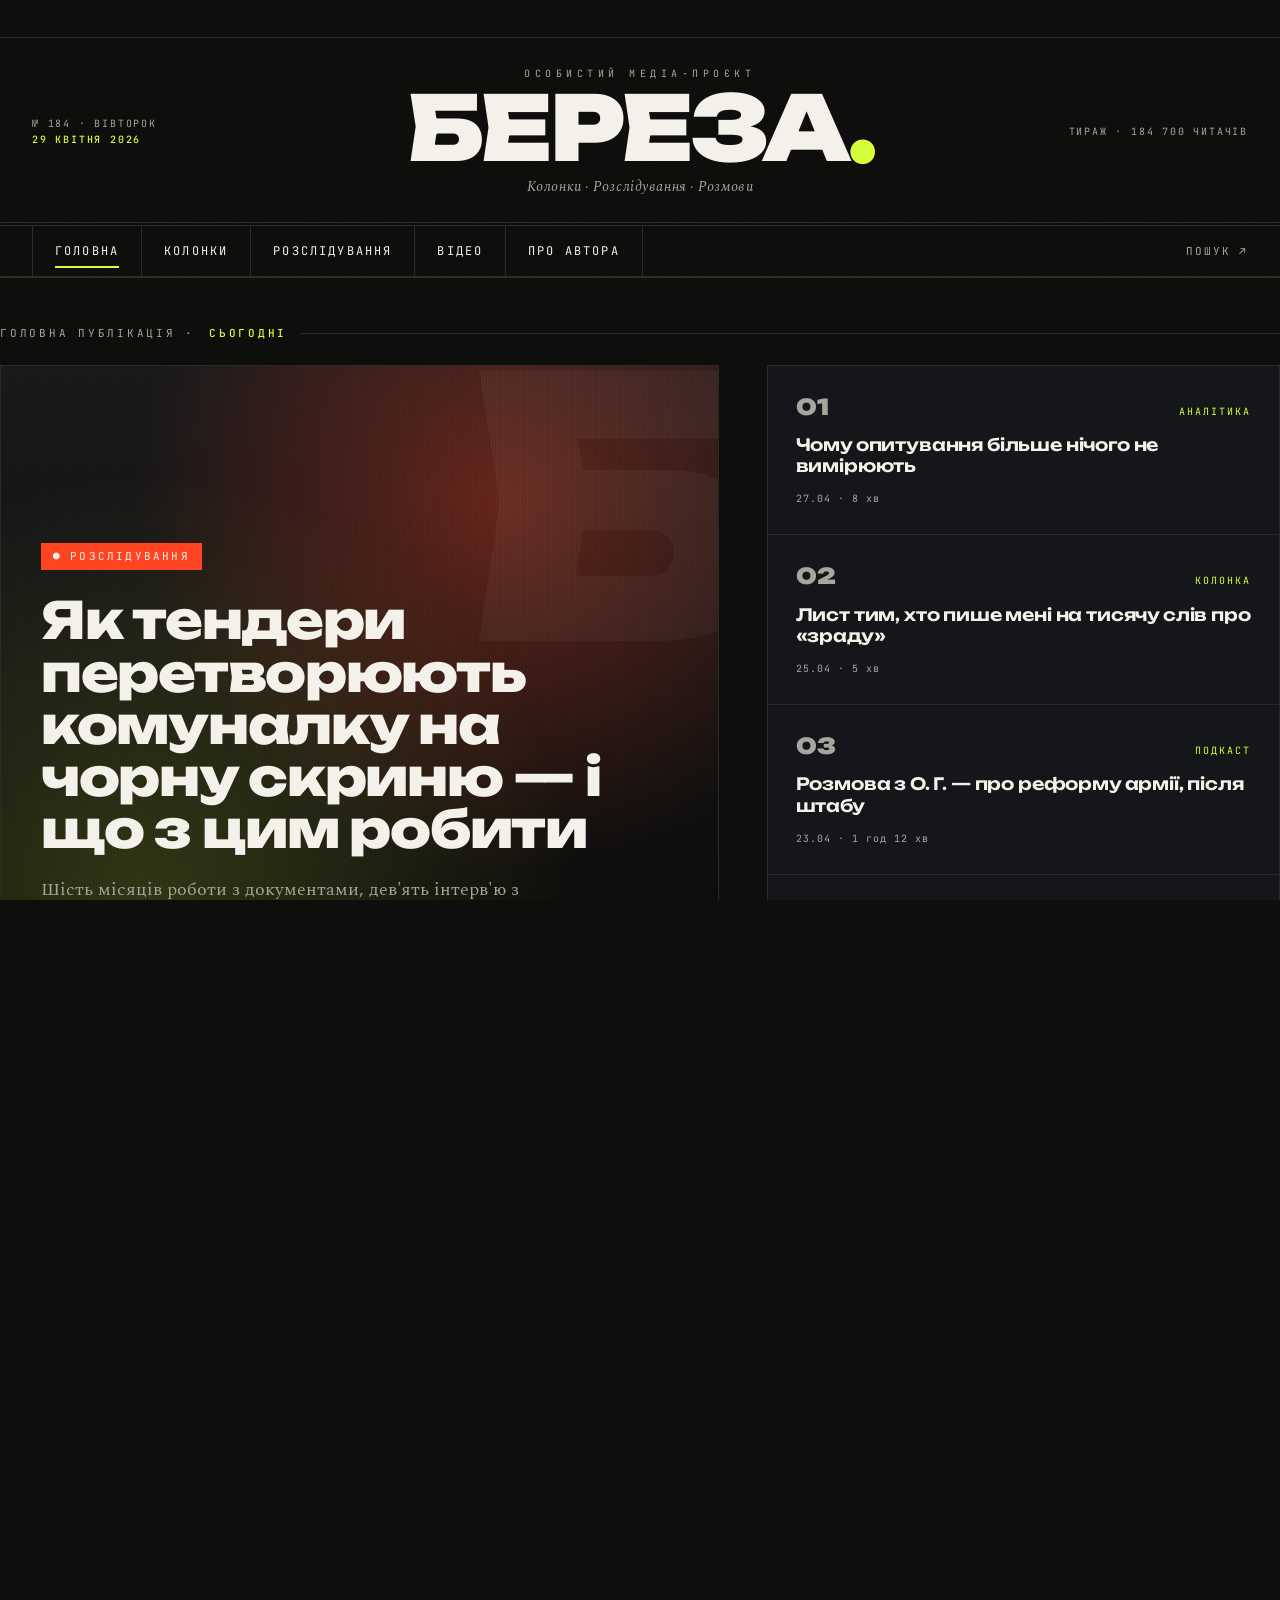
<file: bereza/index.html>
<!DOCTYPE html>
<html lang="uk">
<head>
  <meta charset="UTF-8">
  <meta name="viewport" content="width=device-width, initial-scale=1.0">
  <title>БЕРЕЗА — особистий медіа-проєкт</title>
  <meta name="description" content="Особистий медіа-проєкт: колонки, розслідування, відео і подкаст.">

  <link rel="preconnect" href="https://fonts.googleapis.com">
  <link rel="preconnect" href="https://fonts.gstatic.com" crossorigin>
  <link href="https://fonts.googleapis.com/css2?family=Unbounded:wght@400;600;700;800;900&family=Spectral:ital,wght@0,300;0,400;0,500;0,600;0,700;1,400&family=JetBrains+Mono:wght@400;500;700&display=swap" rel="stylesheet">

  <link rel="stylesheet" href="css/reset.css">
  <link rel="stylesheet" href="css/tokens.css">
  <link rel="stylesheet" href="css/base.css">
  <link rel="stylesheet" href="css/layout.css">
  <link rel="stylesheet" href="css/components.css">
</head>
<body>

<!-- ============ TOP BAR ============ -->
<div class="topbar">
  <div class="topbar-inner">
    <div class="ticker" aria-hidden="true">
      <div class="ticker-track"></div>
    </div>
  </div>
</div>

<!-- ============ MASTHEAD ============ -->
<header class="masthead">
  <div class="masthead-grid">
    <div class="meta-l">№ 184 · Вівторок<br><strong>29 квітня 2026</strong></div>
    <div class="logo">
      <div class="kicker">особистий медіа-проєкт</div>
      <h1>БЕРЕЗА<span>.</span></h1>
      <div class="subline">Колонки · Розслідування · Розмови</div>
    </div>
    <div class="meta-r">Тираж · 184 700 читачів</div>
  </div>
</header>

<!-- ============ NAV ============ -->
<nav class="primary" aria-label="Головна навігація">
  <div class="nav-inner">
    <ul>
      <li><a href="index.html" class="active">Головна</a></li>
      <li><a href="#">Колонки</a></li>
      <li><a href="#">Розслідування</a></li>
      <li><a href="#">Відео</a></li>
      <li><a href="pages/about.html">Про автора</a></li>
    </ul>
    <button class="search-btn" aria-label="Пошук">Пошук <span aria-hidden="true">↗</span></button>
  </div>
</nav>

<!-- ============ HERO ============ -->
<section class="hero container">
  <div class="section-label">Головна публікація · <strong>сьогодні</strong></div>
  <div class="hero-grid">
    <article class="hero-main" data-hero-main></article>
    <aside class="hero-side" data-hero-side aria-label="Топ матеріали"></aside>
  </div>
</section>

<!-- ============ COLUMNS ============ -->
<section class="columns container">
  <div class="section-label">Авторські колонки · <strong>цього тижня</strong></div>
  <div class="columns-grid" data-columns></div>
</section>

<!-- ============ VIDEO ============ -->
<section class="video-section">
  <div class="container">
    <div class="section-label">Відео-канал · <strong>YouTube</strong></div>
    <div class="video-grid" data-videos></div>
  </div>
</section>

<!-- ============ QUOTE ============ -->
<section class="quote-section container" data-quote></section>

<!-- ============ LATEST ============ -->
<section class="latest container">
  <div class="section-label">Свіжі матеріали · <strong>усі рубрики</strong></div>
  <div class="latest-grid" data-latest></div>
</section>

<!-- ============ SUBSCRIBE ============ -->
<section class="subscribe">
  <div class="container">
    <div class="subscribe-inner">
      <div>
        <h2>Щотижневий <mark>дайджест</mark> — без зайвого шуму.</h2>
        <p>Найважливіше за тиждень: одна колонка, два розслідування, кілька рекомендацій. Без сповіщень о третій ночі. Можна відписатися в один клік.</p>
        <form class="sub-form" onsubmit="event.preventDefault(); this.querySelector('input').value=''; this.querySelector('button').textContent='готово ✓';">
          <input type="email" placeholder="email@example.com" required>
          <button type="submit">Підписатися</button>
        </form>
      </div>
      <div class="channels" data-channels></div>
    </div>
  </div>
</section>

<!-- ============ FOOTER ============ -->
<footer>
  <div class="container">
    <div class="footer-grid">
      <div class="footer-brand">
        <h3>БЕРЕЗА<span>.</span></h3>
        <p>Особистий медіа-проєкт: колонки, розслідування, відео і подкаст. Без редакцій і прес-секретарів. Незалежне фінансування — від читачів.</p>
      </div>
      <div class="footer-col">
        <h4>Розділи</h4>
        <ul>
          <li><a href="#">Колонки</a></li>
          <li><a href="#">Розслідування</a></li>
          <li><a href="#">Архів</a></li>
        </ul>
      </div>
      <div class="footer-col">
        <h4>Проєкт</h4>
        <ul>
          <li><a href="pages/about.html">Про автора</a></li>
          <li><a href="#">Редакційна політика</a></li>
          <li><a href="#">Підтримати</a></li>
          <li><a href="#">Контакти</a></li>
        </ul>
      </div>
      <div class="footer-col">
        <h4>Контакти</h4>
        <ul>
          <li><a href="mailto:hello@bereza.media">hello@bereza.media</a></li>
        </ul>
      </div>
    </div>
    <div class="footer-bottom">
      <span>© 2026 BEREZA.MEDIA · Київ</span>
      <span>Зроблено з турботою про факт</span>
    </div>
  </div>
</footer>

<!-- ============ ВБУДОВАНИЙ ФОЛБЕК ДАНИХ ============
     Дублює data/content.json. Потрібен лише для відкриття
     index.html напряму з диска (file://), де fetch блокується
     браузером. На сервері використовується JSON-файл.
     ================================================ -->
<script>
window.__BEREZA_DATA__ = {
  "ticker": [
    "Прямий ефір на YouTube — щосереди о 20:00",
    "Новий випуск подкасту вже доступний",
    "Розслідування тижня: контракти на закупівлю",
    "Підпишіться на розсилку — щотижневий дайджест"
  ],
  "hero": {
    "tag": "розслідування",
    "tagUrgent": true,
    "title": "Як тендери перетворюють комуналку на чорну скриню — і що з цим робити",
    "lede": "Шість місяців роботи з документами, дев'ять інтерв'ю з посадовцями, два запити до прокуратури. Розповідаємо, куди насправді йдуть гроші платників.",
    "author": "Б. Береза",
    "readTime": "14 хв",
    "date": "29.04.2026",
    "url": "pages/article.html?slug=tendery-komunalka"
  },
  "heroSide": [
    { "cat": "аналітика", "title": "Чому опитування більше нічого не вимірюють", "date": "27.04 · 8 хв", "url": "#" },
    { "cat": "колонка", "title": "Лист тим, хто пише мені на тисячу слів про «зраду»", "date": "25.04 · 5 хв", "url": "#" },
    { "cat": "подкаст", "title": "Розмова з О. Г. — про реформу армії, після штабу", "date": "23.04 · 1 год 12 хв", "url": "#" },
    { "cat": "репортаж", "title": "Один день у місцевому ТЦК: що бачать ті, хто там працює", "date": "21.04 · 11 хв", "url": "#" }
  ],
  "columns": [
    { "cat": "Політика", "title": "Коаліція без вибору: чому в парламенті знову нікого слухати", "excerpt": "Десять років стабільної динаміки: одна група хоче популізму, інша — мовчання, третя — нікого не дратувати. І жодна не хоче відповідати за слова.", "date": "22.04.2026" },
    { "cat": "Суспільство", "title": "Що таке «втома фронту» і чому її не лікують прес-релізом", "excerpt": "Розмова з трьома командирами, психологом і двома волонтерами. Те, про що рідко говорять у прямому ефірі — але що чутно в кожному дзвінку додому.", "date": "19.04.2026" },
    { "cat": "Медіа", "title": "Як телеграм-каналам вдалося стати джерелом, якому ми не довіряємо — і все одно читаємо", "excerpt": "Парадокс довіри в епоху, коли швидкість важливіша за факт. Спостереження журналіста, який сам інколи потрапляє в цю пастку.", "date": "17.04.2026" }
  ],
  "videos": [
    { "size": "large", "duration": "42:18", "title": "Великий розбір бюджету-2026: де насправді знайшли гроші", "meta": "147 тис. переглядів · 3 дні тому" },
    { "size": "small", "duration": "14:02", "title": "Що насправді сказав канцлер — і що почули в Києві", "meta": "62 тис. · тиждень тому" },
    { "size": "small", "duration": "08:51", "title": "Коротко про головне: 5 хвилин, які треба знати", "meta": "38 тис. · 2 дні тому" }
  ],
  "quote": {
    "text": "Журналістика — це не «розповідати, як було». Це <em>не давати забути</em>, як було насправді.",
    "source": "Б. Береза · з есе «Те, що залишається»"
  },
  "latest": [
    { "cat": "КОЛОНКА", "date": "16.04", "title": "Чому ми перестали сперечатись по суті", "action": "→ читати" },
    { "cat": "РОЗСЛІДУВАННЯ", "date": "14.04", "title": "Маршрути допомоги: де губляться 12% поставок", "action": "→ читати" },
    { "cat": "ІНТЕРВ'Ю", "date": "11.04", "title": "«Ми навчились говорити коротко». Розмова з ветераном-комбатом", "action": "→ читати" },
    { "cat": "АНАЛІТИКА", "date": "09.04", "title": "Чотири сценарії 2026: що змінює виборчий рік", "action": "→ читати" },
    { "cat": "РЕПОРТАЖ", "date": "06.04", "title": "Дорога додому: одна станція, дев'ять історій", "action": "→ читати" },
    { "cat": "ПОДКАСТ", "date": "04.04", "title": "№37 · Економіст про те, чому інфляцію не можна «перетерпіти»", "action": "→ слухати" },
    { "cat": "КОЛОНКА", "date": "02.04", "title": "Як перестати бути «глядачем своєї країни»", "action": "→ читати" },
    { "cat": "ЕСЕ", "date": "30.03", "title": "Те, що залишається — короткий маніфест", "action": "→ читати" }
  ],
  "channels": [
    { "icon": "YT", "name": "YouTube", "count": "218K" },
    { "icon": "TG", "name": "Telegram", "count": "94K" },
    { "icon": "FB", "name": "Facebook", "count": "168K" },
    { "icon": "X",  "name": "X / Twitter", "count": "31K" }
  ]
};
</script>

<script src="js/render.js"></script>
<script src="js/main.js"></script>
<script src="js/settings.js"></script>
</body>
</html>
</file>
<file: bereza/css/tokens.css>
/* ============================================
   DESIGN TOKENS
   Усі змінні проєкту в одному місці.
   ============================================ */

:root {
  /* Колір — основа */
  --bg: #0e0e0c;
  --bg-elev: #15161a;
  --ink: #f3f1ea;
  --ink-dim: #a8a59c;
  --rule: #2a2a28;

  /* Колір — акцентний */
  --accent: #d4ff3a;       /* кислотний лайм */
  --accent-2: #ff4422;     /* тривожний помаранчево-червоний */
  --paper: #efe9dc;        /* теплий газетний для світлих секцій */
  --paper-ink: #14130f;

  /* Типографіка */
  --f-display: 'Unbounded', system-ui, sans-serif;
  --f-body: 'Spectral', Georgia, serif;
  --f-mono: 'JetBrains Mono', ui-monospace, monospace;

  /* Розміри */
  --container: 1440px;
  --gutter: 32px;
  --gutter-sm: 16px;

  /* Швидкості анімацій */
  --t-fast: .15s;
  --t-base: .25s;
  --t-slow: .4s;
  --ease: cubic-bezier(0.2, 0.8, 0.2, 1);
}
</file>
<file: bereza/css/base.css>
/* ============================================
   BASE — типографіка, фон, утиліти
   ============================================ */

html, body {
  background: var(--bg);
  color: var(--ink);
  font-family: var(--f-body);
  font-size: 17px;
  line-height: 1.55;
  overflow-x: hidden;
}

/* Газетна шумова текстура */
body::before {
  content: "";
  position: fixed;
  inset: 0;
  pointer-events: none;
  z-index: 1;
  background-image:
    radial-gradient(rgba(255,255,255,0.02) 1px, transparent 1px),
    radial-gradient(rgba(0,0,0,0.25) 1px, transparent 1px);
  background-size: 3px 3px, 7px 7px;
  background-position: 0 0, 1px 1px;
  opacity: 0.55;
  mix-blend-mode: overlay;
}

/* Контейнер */
.container {
  max-width: var(--container);
  margin: 0 auto;
  padding: 0 var(--gutter);
  position: relative;
  z-index: 5;
}

/* Лейбл секції */
.section-label {
  display: flex;
  align-items: center;
  gap: 14px;
  font-family: var(--f-mono);
  font-size: 11px;
  letter-spacing: 0.25em;
  text-transform: uppercase;
  color: var(--ink-dim);
  margin: 0 0 22px;
}
.section-label::after {
  content: "";
  flex: 1;
  height: 1px;
  background: var(--rule);
}
.section-label strong {
  color: var(--accent);
  font-weight: 500;
}

/* Утиліти */
.visually-hidden {
  position: absolute;
  width: 1px; height: 1px;
  padding: 0; margin: -1px;
  overflow: hidden;
  clip: rect(0,0,0,0);
  white-space: nowrap;
  border: 0;
}
</file>
<file: bereza/css/layout.css>
/* ============================================
   LAYOUT — topbar, masthead, nav, footer
   ============================================ */

/* ---------- Top bar з тікером ---------- */
.topbar {
  position: relative;
  z-index: 10;
  border-bottom: 1px solid var(--rule);
  font-family: var(--f-mono);
  font-size: 11px;
  text-transform: uppercase;
  letter-spacing: 0.12em;
  color: var(--ink-dim);
}
.topbar-inner {
  max-width: var(--container);
  margin: 0 auto;
  padding: 10px var(--gutter);
  display: flex;
  justify-content: space-between;
  align-items: center;
  gap: 24px;
}
.ticker {
  flex: 1;
  overflow: hidden;
  white-space: nowrap;
  position: relative;
  mask-image: linear-gradient(90deg, transparent, #000 40px, #000 calc(100% - 40px), transparent);
}
.ticker-track {
  display: inline-block;
  padding-left: 100%;
  animation: ticker 45s linear infinite;
}
.ticker-track span { margin-right: 56px; }
.ticker-track span::before {
  content: "▸";
  color: var(--accent);
  margin-right: 10px;
}
@keyframes ticker {
  0%   { transform: translateX(0); }
  100% { transform: translateX(-100%); }
}

/* ---------- Masthead ---------- */
.masthead {
  position: relative;
  z-index: 5;
  border-bottom: 4px double var(--rule);
  padding: 28px var(--gutter) 24px;
  max-width: var(--container);
  margin: 0 auto;
}
.masthead-grid {
  display: grid;
  grid-template-columns: 1fr auto 1fr;
  align-items: center;
  gap: 24px;
}
.masthead .meta-l, .masthead .meta-r {
  font-family: var(--f-mono);
  font-size: 10px;
  letter-spacing: 0.18em;
  text-transform: uppercase;
  color: var(--ink-dim);
  line-height: 1.6;
}
.masthead .meta-r { text-align: right; }
.masthead .meta-l strong, .masthead .meta-r strong {
  color: var(--accent);
  font-weight: 500;
}

.logo { text-align: center; }
.logo .kicker {
  font-family: var(--f-mono);
  font-size: 10px;
  letter-spacing: 0.45em;
  color: var(--ink-dim);
  text-transform: uppercase;
  margin-bottom: 6px;
}
.logo h1 {
  font-family: var(--f-display);
  font-weight: 900;
  font-size: clamp(48px, 7vw, 96px);
  letter-spacing: -0.04em;
  line-height: 0.9;
}
.logo h1 span {
  display: inline-block;
  color: var(--accent);
  transform: translateY(2px);
}
.logo .subline {
  font-family: var(--f-body);
  font-style: italic;
  font-size: 14px;
  color: var(--ink-dim);
  margin-top: 8px;
  letter-spacing: 0.04em;
}

/* ---------- Nav ---------- */
nav.primary {
  position: sticky;
  top: 0;
  z-index: 20;
  background: var(--bg);
  border-bottom: 1px solid var(--rule);
  box-shadow: 0 1px 0 0 rgba(212,255,58,0.15);
}
.nav-inner {
  max-width: var(--container);
  margin: 0 auto;
  padding: 0 var(--gutter);
  display: flex;
  justify-content: space-between;
  align-items: center;
}
.nav-inner ul {
  display: flex;
}
.nav-inner ul li a {
  display: block;
  padding: 16px 22px;
  font-family: var(--f-mono);
  font-size: 12px;
  letter-spacing: 0.18em;
  text-transform: uppercase;
  color: var(--ink);
  border-right: 1px solid var(--rule);
  transition: all var(--t-base) var(--ease);
  position: relative;
}
.nav-inner ul li:first-child a { border-left: 1px solid var(--rule); }
.nav-inner ul li a:hover {
  background: var(--accent);
  color: var(--paper-ink);
}
.nav-inner ul li a.active::before {
  content: "";
  position: absolute;
  inset: auto 22px 8px 22px;
  height: 2px;
  background: var(--accent);
}
.search-btn {
  display: flex;
  align-items: center;
  gap: 8px;
  color: var(--ink-dim);
  font-family: var(--f-mono);
  font-size: 11px;
  letter-spacing: 0.18em;
  text-transform: uppercase;
  padding: 16px 0;
  transition: color var(--t-base);
}
.search-btn:hover { color: var(--accent); }

/* ---------- Footer ---------- */
footer {
  padding: 56px 0 32px;
  background: var(--bg);
  position: relative;
  z-index: 5;
}
.footer-grid {
  display: grid;
  grid-template-columns: 2fr 1fr 1fr 1fr;
  gap: 48px;
  padding-bottom: 40px;
  border-bottom: 1px solid var(--rule);
}
.footer-brand h3 {
  font-family: var(--f-display);
  font-weight: 900;
  font-size: 32px;
  letter-spacing: -0.03em;
  margin-bottom: 12px;
}
.footer-brand h3 span { color: var(--accent); }
.footer-brand p {
  color: var(--ink-dim);
  font-size: 14px;
  line-height: 1.55;
  max-width: 80%;
}
.footer-col h4 {
  font-family: var(--f-mono);
  font-size: 11px;
  letter-spacing: 0.2em;
  text-transform: uppercase;
  color: var(--ink-dim);
  margin-bottom: 16px;
}
.footer-col ul li {
  margin-bottom: 8px;
  font-family: var(--f-body);
  font-size: 15px;
}
.footer-col ul li a { transition: color var(--t-base); }
.footer-col ul li a:hover { color: var(--accent); }

.footer-bottom {
  padding-top: 28px;
  display: flex;
  justify-content: space-between;
  font-family: var(--f-mono);
  font-size: 10px;
  letter-spacing: 0.18em;
  text-transform: uppercase;
  color: var(--ink-dim);
}

/* ---------- Адаптивність ---------- */
@media (max-width: 1024px) {
  .footer-grid { grid-template-columns: 1fr 1fr; }
  .nav-inner ul { display: none; }
  .masthead-grid { grid-template-columns: 1fr; }
  .masthead .meta-r { text-align: left; }
}
@media (max-width: 600px) {
  :root { --gutter: var(--gutter-sm); }
  .footer-grid { grid-template-columns: 1fr; gap: 32px; }
  .ticker { display: none; }
  .footer-bottom { flex-direction: column; gap: 8px; }
}
</file>
<file: bereza/css/components.css>
/* ============================================
   COMPONENTS — hero, cards, video, quote, forms
   ============================================ */

/* ---------- HERO ---------- */
.hero {
  padding: 48px 0 64px;
  border-bottom: 1px solid var(--rule);
}
.hero-grid {
  display: grid;
  grid-template-columns: 1.4fr 1fr;
  gap: 48px;
  align-items: stretch;
}

.hero-main {
  position: relative;
  background: var(--bg-elev);
  border: 1px solid var(--rule);
  overflow: hidden;
  min-height: 560px;
  display: flex;
  flex-direction: column;
  justify-content: flex-end;
  padding: 40px;
  isolation: isolate;
}
.hero-main::before {
  content: "";
  position: absolute; inset: 0; z-index: -2;
  background:
    radial-gradient(circle at 70% 20%, rgba(255,68,34,0.35), transparent 50%),
    radial-gradient(circle at 20% 80%, rgba(212,255,58,0.18), transparent 55%),
    linear-gradient(180deg, #1a1a1c 0%, #0a0a08 100%);
}
.hero-main::after {
  content: "";
  position: absolute; inset: 0; z-index: -1;
  background-image: repeating-linear-gradient(
    90deg,
    transparent 0, transparent 2px,
    rgba(0,0,0,0.15) 2px, rgba(0,0,0,0.15) 3px
  );
  opacity: 0.6;
}
.hero-main .monogram {
  position: absolute;
  top: -40px; right: -40px;
  font-family: var(--f-display);
  font-weight: 900;
  font-size: 360px;
  line-height: 1;
  color: rgba(243, 241, 234, 0.04);
  z-index: -1;
  pointer-events: none;
  letter-spacing: -0.05em;
}

.tag {
  display: inline-flex;
  align-items: center;
  gap: 8px;
  font-family: var(--f-mono);
  font-size: 11px;
  letter-spacing: 0.2em;
  text-transform: uppercase;
  color: var(--paper-ink);
  background: var(--accent);
  padding: 5px 12px;
  margin-bottom: 24px;
  align-self: flex-start;
}
.tag.urgent { background: var(--accent-2); color: var(--ink); }
.tag::before {
  content: "●";
  animation: pulse 1.6s ease-in-out infinite;
}
@keyframes pulse {
  0%, 100% { opacity: 1; }
  50% { opacity: 0.3; }
}

.hero-main h2 {
  font-family: var(--f-display);
  font-weight: 800;
  font-size: clamp(32px, 4vw, 56px);
  line-height: 1.02;
  letter-spacing: -0.025em;
  margin-bottom: 20px;
  max-width: 90%;
}
.hero-main .lede {
  font-family: var(--f-body);
  font-size: 18px;
  line-height: 1.55;
  color: var(--ink-dim);
  max-width: 80%;
  margin-bottom: 28px;
}
.byline {
  font-family: var(--f-mono);
  font-size: 11px;
  letter-spacing: 0.15em;
  text-transform: uppercase;
  color: var(--ink-dim);
  display: flex;
  flex-wrap: wrap;
  gap: 18px;
  align-items: center;
}
.byline strong { color: var(--ink); font-weight: 500; }
.byline .dot { color: var(--accent); }

.hero-side {
  display: flex;
  flex-direction: column;
  border: 1px solid var(--rule);
  background: var(--bg-elev);
}
.hero-side .item {
  padding: 24px 28px;
  border-bottom: 1px solid var(--rule);
  cursor: pointer;
  transition: all var(--t-base) var(--ease);
}
.hero-side .item:last-child { border-bottom: 0; }
.hero-side .item:hover {
  background: var(--bg);
  padding-left: 36px;
}
.hero-side .item:hover .num { color: var(--accent); }
.hero-side .item .row1 {
  display: flex;
  justify-content: space-between;
  align-items: baseline;
  margin-bottom: 10px;
  gap: 12px;
}
.hero-side .item .num {
  font-family: var(--f-display);
  font-weight: 900;
  font-size: 22px;
  color: var(--ink-dim);
  transition: color var(--t-base);
}
.hero-side .item .cat {
  font-family: var(--f-mono);
  font-size: 10px;
  letter-spacing: 0.2em;
  text-transform: uppercase;
  color: var(--accent);
}
.hero-side .item h3 {
  font-family: var(--f-display);
  font-weight: 600;
  font-size: 17px;
  line-height: 1.25;
  margin-bottom: 8px;
  letter-spacing: -0.01em;
}
.hero-side .item time {
  font-family: var(--f-mono);
  font-size: 10px;
  color: var(--ink-dim);
  letter-spacing: 0.1em;
}

/* ---------- COLUMNS ---------- */
.columns {
  padding: 64px 0;
  border-bottom: 1px solid var(--rule);
}
.columns-grid {
  display: grid;
  grid-template-columns: repeat(3, 1fr);
  gap: 32px;
}
.column-card {
  border-top: 3px solid var(--ink);
  padding-top: 22px;
  cursor: pointer;
  transition: border-color var(--t-base) var(--ease);
}
.column-card:hover { border-top-color: var(--accent); }
.column-card .cat {
  font-family: var(--f-mono);
  font-size: 10px;
  letter-spacing: 0.22em;
  text-transform: uppercase;
  color: var(--accent-2);
  margin-bottom: 12px;
}
.column-card h3 {
  font-family: var(--f-display);
  font-weight: 700;
  font-size: 24px;
  line-height: 1.15;
  letter-spacing: -0.02em;
  margin-bottom: 12px;
  transition: color var(--t-base);
}
.column-card:hover h3 { color: var(--accent); }
.column-card p {
  font-family: var(--f-body);
  font-size: 16px;
  line-height: 1.55;
  color: var(--ink-dim);
  margin-bottom: 18px;
}
.column-card .meta {
  font-family: var(--f-mono);
  font-size: 10px;
  letter-spacing: 0.15em;
  text-transform: uppercase;
  color: var(--ink-dim);
  display: flex;
  gap: 14px;
}
.column-card .meta .read { color: var(--accent); }

/* ---------- VIDEO ---------- */
.video-section {
  padding: 64px 0;
  background: var(--paper);
  color: var(--paper-ink);
  border-bottom: 1px solid var(--rule);
}
.video-section .section-label { color: var(--paper-ink); opacity: 0.6; }
.video-section .section-label::after { background: rgba(20,19,15,0.2); }
.video-section .section-label strong { color: var(--accent-2); opacity: 1; }

.video-grid {
  display: grid;
  grid-template-columns: 2fr 1fr 1fr;
  gap: 24px;
  margin-top: 8px;
}
.video-card { cursor: pointer; transition: transform var(--t-slow) var(--ease); }
.video-card:hover { transform: translateY(-4px); }
.video-thumb {
  position: relative;
  aspect-ratio: 16/10;
  background: linear-gradient(135deg, #2a2a28 0%, #14130f 100%);
  overflow: hidden;
  margin-bottom: 14px;
}
.video-thumb::after {
  content: "▶";
  position: absolute;
  top: 50%; left: 50%;
  transform: translate(-50%, -50%);
  width: 64px; height: 64px;
  background: var(--accent);
  color: var(--paper-ink);
  border-radius: 50%;
  display: flex;
  align-items: center;
  justify-content: center;
  font-size: 22px;
  padding-left: 4px;
  transition: all var(--t-base) var(--ease);
}
.video-card:hover .video-thumb::after {
  background: var(--accent-2);
  color: var(--ink);
  transform: translate(-50%, -50%) scale(1.1);
}
.video-thumb .duration {
  position: absolute;
  bottom: 10px; right: 10px;
  background: rgba(20,19,15,0.85);
  color: var(--ink);
  font-family: var(--f-mono);
  font-size: 11px;
  padding: 3px 8px;
}
.video-card.large .video-thumb {
  aspect-ratio: 16/9;
  background:
    radial-gradient(circle at 30% 70%, rgba(255,68,34,0.4), transparent 60%),
    linear-gradient(135deg, #1a1a1c 0%, #0a0a08 100%);
}
.video-card h3 {
  font-family: var(--f-display);
  font-weight: 700;
  font-size: 18px;
  line-height: 1.2;
  letter-spacing: -0.015em;
  margin-bottom: 8px;
}
.video-card.large h3 { font-size: 28px; }
.video-card .vmeta {
  font-family: var(--f-mono);
  font-size: 10px;
  letter-spacing: 0.15em;
  text-transform: uppercase;
  opacity: 0.55;
}

/* ---------- QUOTE ---------- */
.quote-section {
  padding: 80px 0;
  border-bottom: 1px solid var(--rule);
  text-align: center;
  position: relative;
}
.quote-section::before {
  content: "«";
  font-family: var(--f-display);
  font-weight: 900;
  font-size: 280px;
  line-height: 1;
  color: var(--accent);
  opacity: 0.12;
  position: absolute;
  top: 20px; left: 50%;
  transform: translateX(-50%);
  pointer-events: none;
}
.quote-section blockquote {
  font-family: var(--f-body);
  font-style: italic;
  font-weight: 300;
  font-size: clamp(28px, 3.4vw, 44px);
  line-height: 1.25;
  letter-spacing: -0.01em;
  max-width: 1000px;
  margin: 0 auto 24px;
  position: relative;
  z-index: 1;
}
.quote-section blockquote em {
  background: linear-gradient(180deg, transparent 65%, var(--accent) 65%, var(--accent) 92%, transparent 92%);
  color: var(--ink);
  font-style: italic;
  padding: 0 4px;
}
.quote-section .qmeta {
  font-family: var(--f-mono);
  font-size: 11px;
  letter-spacing: 0.25em;
  text-transform: uppercase;
  color: var(--ink-dim);
}

/* ---------- LATEST ---------- */
.latest {
  padding: 64px 0;
  border-bottom: 1px solid var(--rule);
}
.latest-grid {
  display: grid;
  grid-template-columns: repeat(4, 1fr);
  gap: 1px;
  background: var(--rule);
  border: 1px solid var(--rule);
}
.latest-card {
  background: var(--bg);
  padding: 28px 24px;
  cursor: pointer;
  transition: background var(--t-base) var(--ease);
  display: flex;
  flex-direction: column;
  gap: 14px;
  min-height: 280px;
}
.latest-card:hover { background: var(--bg-elev); }
.latest-card .top {
  display: flex;
  justify-content: space-between;
  align-items: baseline;
  font-family: var(--f-mono);
  font-size: 10px;
  letter-spacing: 0.18em;
  text-transform: uppercase;
}
.latest-card .top .cat { color: var(--accent); }
.latest-card .top time { color: var(--ink-dim); }
.latest-card h3 {
  font-family: var(--f-display);
  font-weight: 600;
  font-size: 17px;
  line-height: 1.25;
  letter-spacing: -0.01em;
  flex: 1;
}
.latest-card .arrow {
  font-family: var(--f-mono);
  font-size: 11px;
  letter-spacing: 0.15em;
  color: var(--ink-dim);
  align-self: flex-start;
  transition: all var(--t-base) var(--ease);
}
.latest-card:hover .arrow {
  color: var(--accent);
  transform: translateX(6px);
}

/* ---------- SUBSCRIBE ---------- */
.subscribe {
  padding: 80px 0;
  border-bottom: 1px solid var(--rule);
  background: linear-gradient(180deg, var(--bg) 0%, #0a0a08 100%);
}
.subscribe-inner {
  display: grid;
  grid-template-columns: 1fr 1fr;
  gap: 64px;
  align-items: center;
}
.subscribe h2 {
  font-family: var(--f-display);
  font-weight: 800;
  font-size: clamp(34px, 4vw, 54px);
  line-height: 1.05;
  letter-spacing: -0.025em;
  margin-bottom: 18px;
}
.subscribe h2 mark {
  background: var(--accent);
  color: var(--paper-ink);
  padding: 0 8px;
}
.subscribe p {
  font-family: var(--f-body);
  font-size: 18px;
  color: var(--ink-dim);
  line-height: 1.55;
  margin-bottom: 24px;
  max-width: 90%;
}
.sub-form {
  display: flex;
  border: 1px solid var(--ink);
}
.sub-form input {
  flex: 1;
  background: transparent;
  border: 0;
  padding: 18px 20px;
  color: var(--ink);
  font-family: var(--f-mono);
  font-size: 14px;
  letter-spacing: 0.05em;
  outline: none;
}
.sub-form input::placeholder { color: var(--ink-dim); }
.sub-form button {
  background: var(--ink);
  color: var(--paper-ink);
  padding: 0 28px;
  font-family: var(--f-mono);
  font-size: 12px;
  letter-spacing: 0.2em;
  text-transform: uppercase;
  font-weight: 700;
  transition: background var(--t-base);
}
.sub-form button:hover { background: var(--accent); }

.channels {
  display: flex;
  flex-direction: column;
  gap: 12px;
}
.channel {
  display: flex;
  align-items: center;
  justify-content: space-between;
  padding: 18px 22px;
  border: 1px solid var(--rule);
  transition: all var(--t-base) var(--ease);
}
.channel:hover {
  border-color: var(--accent);
  background: var(--bg-elev);
}
.channel .left {
  display: flex;
  align-items: center;
  gap: 16px;
}
.channel .icon {
  width: 36px; height: 36px;
  border: 1px solid var(--rule);
  display: flex;
  align-items: center;
  justify-content: center;
  font-family: var(--f-mono);
  font-size: 14px;
  font-weight: 700;
  color: var(--accent);
}
.channel .name {
  font-family: var(--f-display);
  font-weight: 600;
  font-size: 15px;
  letter-spacing: -0.01em;
}
.channel .count {
  font-family: var(--f-mono);
  font-size: 11px;
  letter-spacing: 0.15em;
  text-transform: uppercase;
  color: var(--ink-dim);
  transition: color var(--t-base);
}
.channel:hover .count { color: var(--accent); }

/* ---------- ARTICLE PAGE ---------- */
.article-hero {
  padding: 48px 0 32px;
  border-bottom: 1px solid var(--rule);
}
.article-hero .crumbs {
  font-family: var(--f-mono);
  font-size: 11px;
  letter-spacing: 0.18em;
  text-transform: uppercase;
  color: var(--ink-dim);
  margin-bottom: 24px;
}
.article-hero .crumbs a { color: var(--accent); }
.article-hero h1 {
  font-family: var(--f-display);
  font-weight: 800;
  font-size: clamp(36px, 5vw, 72px);
  line-height: 1.02;
  letter-spacing: -0.03em;
  max-width: 1100px;
  margin-bottom: 24px;
}
.article-hero .lede {
  font-family: var(--f-body);
  font-size: 22px;
  line-height: 1.5;
  color: var(--ink-dim);
  max-width: 800px;
  margin-bottom: 28px;
}

.article-body {
  padding: 48px 0;
  display: grid;
  grid-template-columns: 200px 1fr 200px;
  gap: 48px;
}
.article-body .content {
  font-family: var(--f-body);
  font-size: 19px;
  line-height: 1.7;
  max-width: 720px;
  margin: 0 auto;
}
.article-body .content p { margin-bottom: 1.4em; }
.article-body .content p:first-of-type::first-letter {
  font-family: var(--f-display);
  font-weight: 900;
  font-size: 5em;
  float: left;
  line-height: 0.85;
  margin: 0.05em 0.1em -0.05em 0;
  color: var(--accent);
}
.article-body .content h2 {
  font-family: var(--f-display);
  font-weight: 700;
  font-size: 32px;
  line-height: 1.15;
  letter-spacing: -0.02em;
  margin: 1.5em 0 0.6em;
}
.article-body .content blockquote {
  font-family: var(--f-body);
  font-style: italic;
  font-size: 24px;
  line-height: 1.4;
  border-left: 3px solid var(--accent);
  padding-left: 24px;
  margin: 1.5em 0;
  color: var(--ink);
}

.article-aside {
  font-family: var(--f-mono);
  font-size: 10px;
  letter-spacing: 0.18em;
  text-transform: uppercase;
  color: var(--ink-dim);
  position: sticky;
  top: 80px;
  align-self: start;
}
.article-aside .label {
  color: var(--accent);
  margin-bottom: 8px;
  display: block;
}
.article-aside .item { margin-bottom: 22px; }
.article-aside .item strong { color: var(--ink); display: block; font-weight: 500; }

/* ---------- ABOUT PAGE ---------- */
.about-hero {
  padding: 80px 0;
  border-bottom: 1px solid var(--rule);
  display: grid;
  grid-template-columns: 1fr 1fr;
  gap: 64px;
  align-items: center;
}
.about-portrait {
  aspect-ratio: 4/5;
  background:
    radial-gradient(circle at 60% 40%, rgba(212,255,58,0.12), transparent 50%),
    linear-gradient(135deg, #1a1a1c 0%, #0a0a08 100%);
  border: 1px solid var(--rule);
  position: relative;
  overflow: hidden;
}
.about-portrait::after {
  content: "Б";
  position: absolute;
  top: 50%; left: 50%;
  transform: translate(-50%, -50%);
  font-family: var(--f-display);
  font-weight: 900;
  font-size: 320px;
  color: rgba(243, 241, 234, 0.06);
  letter-spacing: -0.05em;
}
.about-text h1 {
  font-family: var(--f-display);
  font-weight: 800;
  font-size: clamp(40px, 5vw, 72px);
  line-height: 1.0;
  letter-spacing: -0.03em;
  margin-bottom: 24px;
}
.about-text h1 span { color: var(--accent); }
.about-text p {
  font-family: var(--f-body);
  font-size: 19px;
  line-height: 1.6;
  color: var(--ink-dim);
  margin-bottom: 1.2em;
}

.about-facts {
  padding: 64px 0;
  display: grid;
  grid-template-columns: repeat(4, 1fr);
  gap: 32px;
  border-bottom: 1px solid var(--rule);
}
.about-fact .num {
  font-family: var(--f-display);
  font-weight: 900;
  font-size: 64px;
  letter-spacing: -0.04em;
  color: var(--accent);
  line-height: 1;
  margin-bottom: 8px;
}
.about-fact .label {
  font-family: var(--f-mono);
  font-size: 11px;
  letter-spacing: 0.2em;
  text-transform: uppercase;
  color: var(--ink-dim);
}

/* ---------- Адаптив для компонентів ---------- */
@media (max-width: 1024px) {
  .hero-grid { grid-template-columns: 1fr; }
  .columns-grid { grid-template-columns: 1fr; }
  .video-grid { grid-template-columns: 1fr; }
  .latest-grid { grid-template-columns: 1fr 1fr; }
  .subscribe-inner { grid-template-columns: 1fr; gap: 40px; }
  .article-body { grid-template-columns: 1fr; gap: 24px; }
  .article-aside { position: static; }
  .about-hero { grid-template-columns: 1fr; }
  .about-facts { grid-template-columns: 1fr 1fr; }
}
@media (max-width: 600px) {
  .latest-grid { grid-template-columns: 1fr; }
  .hero-main { padding: 24px; min-height: 420px; }
  .hero-main .lede { max-width: 100%; }
  .hero-main h2 { max-width: 100%; }
  .about-facts { grid-template-columns: 1fr 1fr; gap: 24px; }
  .about-fact .num { font-size: 48px; }
}
</file>
